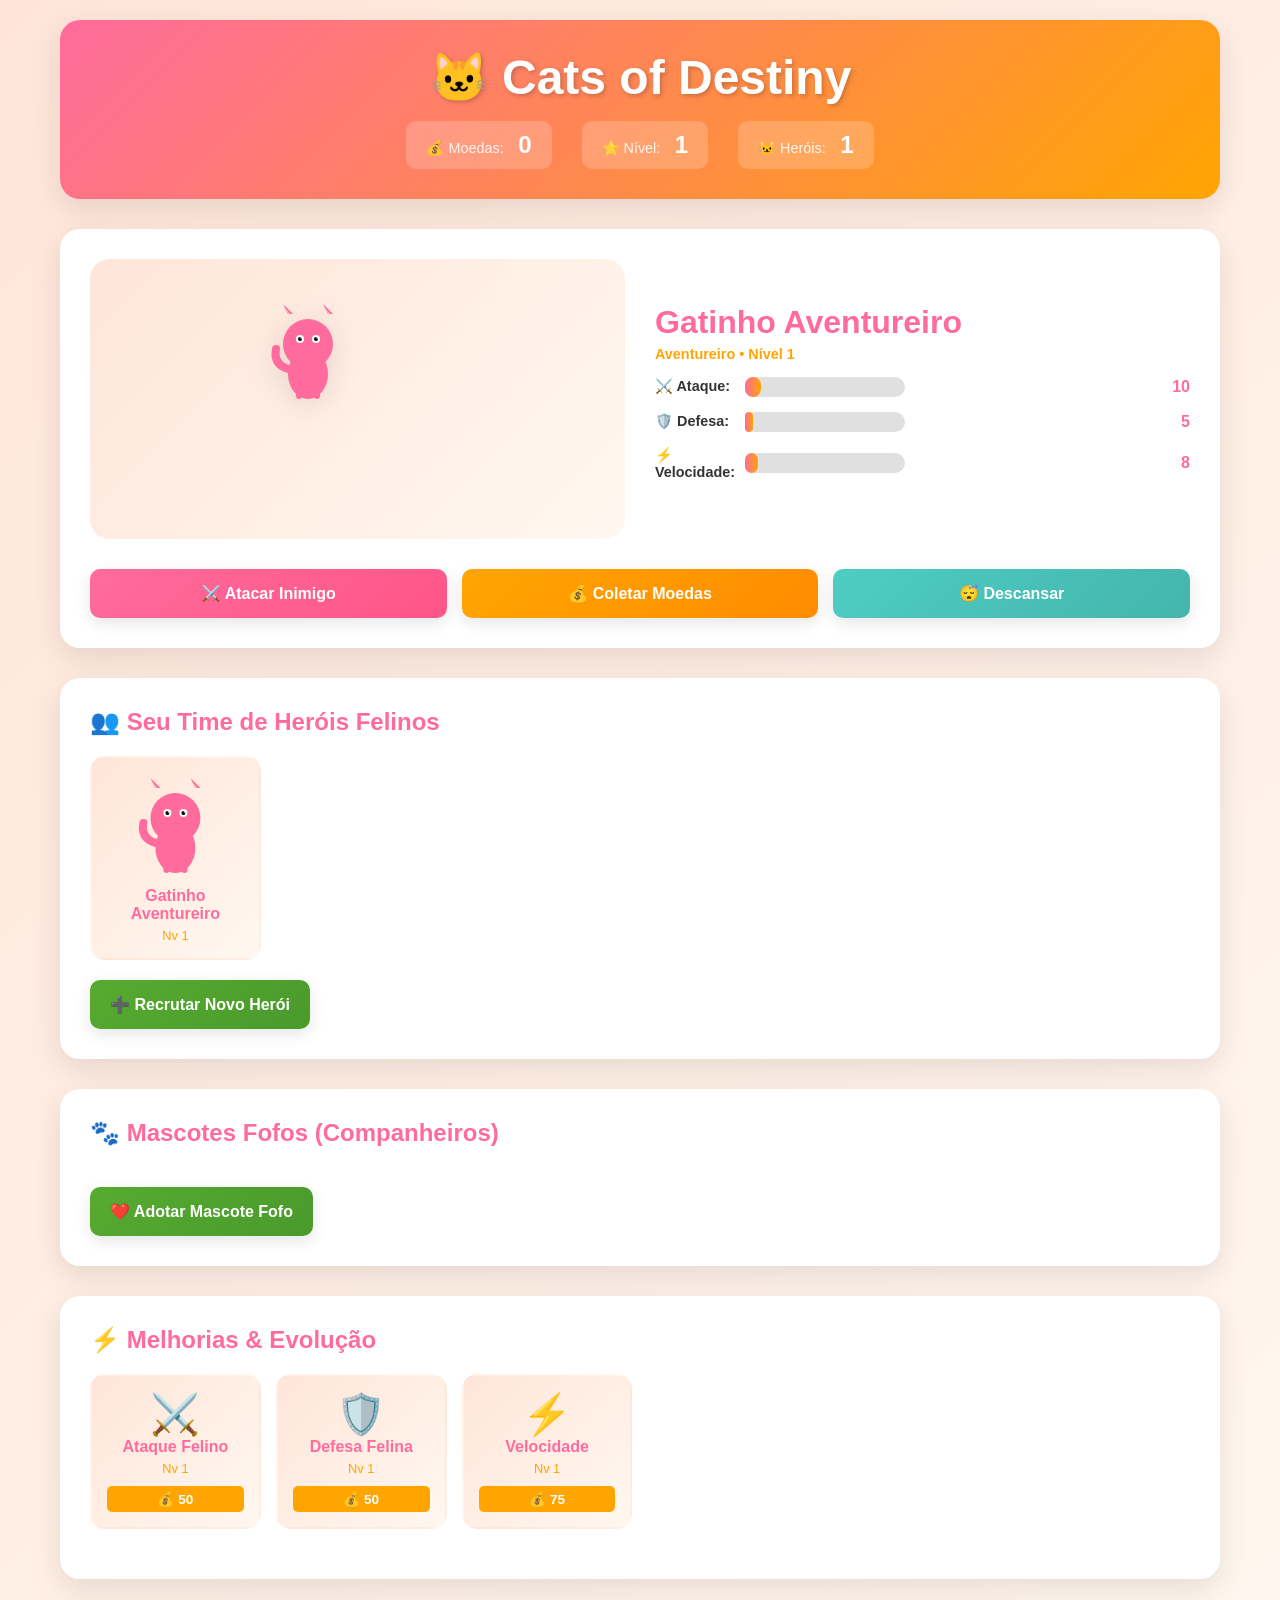
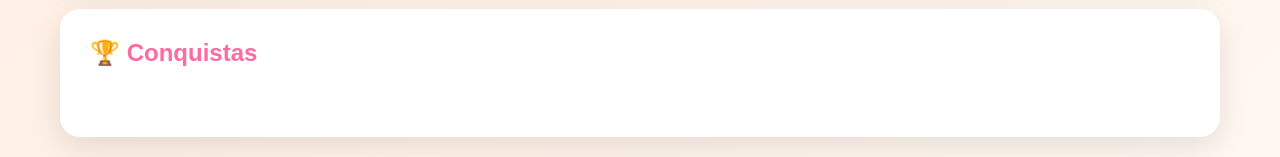
<file: index.html>
<!DOCTYPE html>
<html lang="pt-BR">
<head>
    <meta charset="UTF-8">
    <meta name="viewport" content="width=device-width, initial-scale=1.0">
    <title>🐱 Cats of Destiny - Idle RPG</title>
    <link rel="stylesheet" href="style.css">
</head>
<body>
    <div class="game-container">
        <!-- Header -->
        <header class="header">
            <h1>🐱 Cats of Destiny</h1>
            <div class="header-stats">
                <div class="stat">
                    <span class="label">💰 Moedas:</span>
                    <span class="value" id="coins">0</span>
                </div>
                <div class="stat">
                    <span class="label">⭐ Nível:</span>
                    <span class="value" id="level">1</span>
                </div>
                <div class="stat">
                    <span class="label">🐱 Heróis:</span>
                    <span class="value" id="heroCount">1</span>
                </div>
            </div>
        </header>

        <!-- Main Game Area -->
        <main class="main-game">
            <!-- Hero Section -->
            <section class="hero-section">
                <div class="hero-card">
                    <div class="hero-visual">
                        <svg id="heroSvg" width="200" height="200" viewBox="0 0 200 200">
                            <!-- Hero SVG renderizado dinamicamente -->
                        </svg>
                    </div>
                    <div class="hero-info">
                        <h2 id="heroName">Gatinho Aventureiro</h2>
                        <p id="heroClass" class="hero-class">Aventureiro</p>
                        <div class="stat-bar">
                            <label>⚔️ Ataque:</label>
                            <progress id="attackBar" value="10" max="100"></progress>
                            <span id="attackValue">10</span>
                        </div>
                        <div class="stat-bar">
                            <label>🛡️ Defesa:</label>
                            <progress id="defenseBar" value="5" max="100"></progress>
                            <span id="defenseValue">5</span>
                        </div>
                        <div class="stat-bar">
                            <label>⚡ Velocidade:</label>
                            <progress id="speedBar" value="8" max="100"></progress>
                            <span id="speedValue">8</span>
                        </div>
                    </div>
                </div>

                <!-- Action Buttons -->
                <div class="action-buttons">
                    <button class="btn btn-primary" id="attackBtn">
                        ⚔️ Atacar Inimigo
                    </button>
                    <button class="btn btn-secondary" id="collectBtn">
                        💰 Coletar Moedas
                    </button>
                    <button class="btn btn-info" id="restBtn">
                        😴 Descansar
                    </button>
                </div>
            </section>

            <!-- Team Section -->
            <section class="team-section">
                <h3>👥 Seu Time de Heróis Felinos</h3>
                <div class="team-grid" id="teamGrid">
                    <!-- Heróis renderizados aqui -->
                </div>
                <button class="btn btn-tertiary" id="recruitBtn">
                    ➕ Recrutar Novo Herói
                </button>
            </section>

            <!-- Mascots Section -->
            <section class="mascots-section">
                <h3>🐾 Mascotes Fofos (Companheiros)</h3>
                <div class="mascots-grid" id="mascotsGrid">
                    <!-- Mascotes renderizados aqui -->
                </div>
                <button class="btn btn-tertiary" id="adoptBtn">
                    ❤️ Adotar Mascote Fofo
                </button>
            </section>

            <!-- Upgrades Section -->
            <section class="upgrades-section">
                <h3>⚡ Melhorias & Evolução</h3>
                <div class="upgrades-grid" id="upgradesGrid">
                    <!-- Upgrades renderizados aqui -->
                </div>
            </section>

            <!-- Achievements Section -->
            <section class="achievements-section">
                <h3>🏆 Conquistas</h3>
                <div class="achievements-grid" id="achievementsGrid">
                    <!-- Achievements renderizados aqui -->
                </div>
            </section>
        </main>

        <!-- Modals -->
        <div class="modal" id="recruitModal">
            <div class="modal-content">
                <span class="close" id="closeRecruit">&times;</span>
                <h2>🐱 Recrutar Novo Herói Felino</h2>
                <div class="heroes-list" id="heroesListRecruit">
                    <!-- Lista de heróis renderizada aqui -->
                </div>
            </div>
        </div>

        <div class="modal" id="adoptModal">
            <div class="modal-content">
                <span class="close" id="closeAdopt">&times;</span>
                <h2>🐾 Adotar Mascote Fofo</h2>
                <div class="mascots-list" id="mascotsListAdopt">
                    <!-- Lista de mascotes renderizada aqui -->
                </div>
            </div>
        </div>

        <!-- Notification Area -->
        <div class="notification" id="notification"></div>
        <div class="celebration" id="celebration"></div>
    </div>

    <script src="game.js"></script>
</body>
</html>
</file>
<file: style.css>
* {
    margin: 0;
    padding: 0;
    box-sizing: border-box;
}

:root {
    --primary-color: #FF6B9D;
    --secondary-color: #FFA502;
    --accent-color: #C44569;
    --success-color: #56AB2F;
    --bg-light: #FFF8F0;
    --bg-dark: #FFE5D9;
    --text-dark: #333;
    --border-radius: 20px;
    --shadow: 0 10px 30px rgba(0, 0, 0, 0.1);
}

body {
    font-family: 'Segoe UI', Tahoma, Geneva, Verdana, sans-serif;
    background: linear-gradient(135deg, #FFE5D9 0%, #FFF8F0 100%);
    color: var(--text-dark);
    overflow-x: hidden;
}

.game-container {
    max-width: 1200px;
    margin: 0 auto;
    padding: 20px;
}

/* HEADER */
.header {
    background: linear-gradient(135deg, #FF6B9D 0%, #FFA502 100%);
    color: white;
    padding: 30px 20px;
    border-radius: var(--border-radius);
    box-shadow: var(--shadow);
    margin-bottom: 30px;
    text-align: center;
    animation: slideDown 0.5s ease-out;
}

.header h1 {
    font-size: 3em;
    margin-bottom: 15px;
    text-shadow: 2px 2px 4px rgba(0, 0, 0, 0.2);
    animation: bounce 2s infinite;
}

.header-stats {
    display: flex;
    justify-content: center;
    gap: 30px;
    flex-wrap: wrap;
}

.stat {
    background: rgba(255, 255, 255, 0.2);
    padding: 10px 20px;
    border-radius: 10px;
    backdrop-filter: blur(10px);
}

.stat .label {
    font-size: 0.9em;
    opacity: 0.9;
}

.stat .value {
    font-size: 1.5em;
    font-weight: bold;
    margin-left: 10px;
}

/* MAIN GAME AREA */
.main-game {
    display: grid;
    gap: 30px;
}

/* HERO SECTION */
.hero-section {
    background: white;
    padding: 30px;
    border-radius: var(--border-radius);
    box-shadow: var(--shadow);
    animation: fadeIn 0.5s ease-out;
}

.hero-card {
    display: grid;
    grid-template-columns: 1fr 1fr;
    gap: 30px;
    margin-bottom: 30px;
    align-items: center;
}

.hero-visual {
    display: flex;
    justify-content: center;
    align-items: center;
    background: linear-gradient(135deg, #FFE5D9 0%, #FFF8F0 100%);
    padding: 40px;
    border-radius: var(--border-radius);
    animation: float 3s ease-in-out infinite;
}

#heroSvg {
    max-width: 100%;
    filter: drop-shadow(0 5px 15px rgba(0, 0, 0, 0.1));
}

.hero-info h2 {
    font-size: 2em;
    color: var(--primary-color);
    margin-bottom: 5px;
}

.hero-class {
    color: var(--secondary-color);
    font-size: 0.9em;
    margin-bottom: 15px;
    font-weight: 600;
}

.stat-bar {
    display: grid;
    grid-template-columns: 80px 1fr 50px;
    gap: 10px;
    align-items: center;
    margin-bottom: 15px;
}

.stat-bar label {
    font-weight: 600;
    font-size: 0.9em;
}

.stat-bar progress {
    height: 20px;
    border-radius: 10px;
    border: none;
}

.stat-bar progress::-webkit-progress-bar {
    background-color: #e0e0e0;
    border-radius: 10px;
}

.stat-bar progress::-webkit-progress-value {
    background: linear-gradient(90deg, var(--primary-color), var(--secondary-color));
    border-radius: 10px;
    transition: width 0.3s ease;
}

.stat-bar span {
    text-align: right;
    font-weight: bold;
    color: var(--primary-color);
}

/* ACTION BUTTONS */
.action-buttons {
    display: grid;
    grid-template-columns: repeat(auto-fit, minmax(150px, 1fr));
    gap: 15px;
}

.btn {
    padding: 15px 20px;
    border: none;
    border-radius: 10px;
    font-size: 1em;
    font-weight: 600;
    cursor: pointer;
    transition: all 0.3s ease;
    box-shadow: 0 5px 15px rgba(0, 0, 0, 0.1);
    text-align: center;
}

.btn:hover {
    transform: translateY(-3px);
    box-shadow: 0 8px 20px rgba(0, 0, 0, 0.15);
}

.btn:active {
    transform: translateY(-1px);
}

.btn-primary {
    background: linear-gradient(135deg, #FF6B9D 0%, #FF5588 100%);
    color: white;
}

.btn-secondary {
    background: linear-gradient(135deg, #FFA502 0%, #FF8C00 100%);
    color: white;
}

.btn-tertiary {
    background: linear-gradient(135deg, #56AB2F 0%, #4A9A2C 100%);
    color: white;
}

.btn-info {
    background: linear-gradient(135deg, #4ECDC4 0%, #44B5AC 100%);
    color: white;
}

/* SECTIONS */
.team-section,
.mascots-section,
.upgrades-section,
.achievements-section {
    background: white;
    padding: 30px;
    border-radius: var(--border-radius);
    box-shadow: var(--shadow);
    animation: fadeIn 0.5s ease-out;
}

.team-section h3,
.mascots-section h3,
.upgrades-section h3,
.achievements-section h3 {
    font-size: 1.5em;
    color: var(--primary-color);
    margin-bottom: 20px;
}

/* GRIDS */
.team-grid,
.mascots-grid,
.upgrades-grid,
.achievements-grid {
    display: grid;
    grid-template-columns: repeat(auto-fill, minmax(150px, 1fr));
    gap: 15px;
    margin-bottom: 20px;
}

.team-card,
.mascot-card,
.upgrade-card,
.achievement-card {
    background: linear-gradient(135deg, #FFE5D9 0%, #FFF8F0 100%);
    padding: 15px;
    border-radius: 15px;
    text-align: center;
    cursor: pointer;
    transition: all 0.3s ease;
    border: 2px solid transparent;
    position: relative;
}

.team-card:hover,
.mascot-card:hover,
.upgrade-card:hover,
.achievement-card:hover {
    transform: translateY(-5px);
    border-color: var(--primary-color);
    box-shadow: 0 10px 25px rgba(255, 107, 157, 0.2);
}

.card-svg {
    width: 100%;
    height: 100px;
    margin-bottom: 10px;
}

.card-name {
    font-weight: 600;
    color: var(--primary-color);
    margin-bottom: 5px;
}

.card-level {
    font-size: 0.8em;
    color: var(--secondary-color);
}

.card-cost {
    background: var(--secondary-color);
    color: white;
    padding: 5px 10px;
    border-radius: 5px;
    font-size: 0.85em;
    margin-top: 10px;
    font-weight: 600;
}

/* MODALS */
.modal {
    display: none;
    position: fixed;
    z-index: 1000;
    left: 0;
    top: 0;
    width: 100%;
    height: 100%;
    background-color: rgba(0, 0, 0, 0.4);
    animation: fadeIn 0.3s ease-out;
}

.modal.show {
    display: flex;
    justify-content: center;
    align-items: center;
}

.modal-content {
    background-color: white;
    padding: 30px;
    border-radius: var(--border-radius);
    width: 90%;
    max-width: 600px;
    max-height: 80vh;
    overflow-y: auto;
    box-shadow: 0 15px 50px rgba(0, 0, 0, 0.3);
    position: relative;
}

.modal-content h2 {
    color: var(--primary-color);
    margin-bottom: 20px;
}

.close {
    position: absolute;
    right: 20px;
    top: 20px;
    font-size: 28px;
    font-weight: bold;
    cursor: pointer;
    color: var(--text-dark);
    transition: color 0.3s ease;
}

.close:hover {
    color: var(--primary-color);
}

.heroes-list,
.mascots-list {
    display: grid;
    grid-template-columns: repeat(auto-fill, minmax(140px, 1fr));
    gap: 15px;
}

/* NOTIFICATIONS */
.notification {
    display: none;
    position: fixed;
    bottom: 30px;
    right: 30px;
    background: linear-gradient(135deg, #56AB2F 0%, #4A9A2C 100%);
    color: white;
    padding: 15px 25px;
    border-radius: 50px;
    box-shadow: var(--shadow);
    z-index: 999;
    animation: slideInRight 0.3s ease-out;
}

.notification.show {
    display: block;
}

.notification.error {
    background: linear-gradient(135deg, #FF6B9D 0%, #FF5588 100%);
}

/* CELEBRATION EFFECT */
.celebration {
    display: none;
    position: fixed;
    top: 50%;
    left: 50%;
    transform: translate(-50%, -50%);
    z-index: 1001;
    font-size: 5em;
    animation: celebrate 1s ease-out;
}

.celebration.show {
    display: block;
}

/* ANIMATIONS */
@keyframes slideDown {
    from {
        opacity: 0;
        transform: translateY(-20px);
    }
    to {
        opacity: 1;
        transform: translateY(0);
    }
}

@keyframes fadeIn {
    from {
        opacity: 0;
    }
    to {
        opacity: 1;
    }
}

@keyframes bounce {
    0%, 100% {
        transform: translateY(0);
    }
    50% {
        transform: translateY(-10px);
    }
}

@keyframes float {
    0%, 100% {
        transform: translateY(0px);
    }
    50% {
        transform: translateY(-15px);
    }
}

@keyframes slideInRight {
    from {
        opacity: 0;
        transform: translateX(100px);
    }
    to {
        opacity: 1;
        transform: translateX(0);
    }
}

@keyframes celebrate {
    0% {
        transform: translate(-50%, -50%) scale(0);
        opacity: 1;
    }
    100% {
        transform: translate(-50%, -150%) scale(1);
        opacity: 0;
    }
}

@keyframes pulse {
    0%, 100% {
        transform: scale(1);
    }
    50% {
        transform: scale(1.1);
    }
}

.pulse {
    animation: pulse 0.5s ease-out;
}

/* RESPONSIVE */
@media (max-width: 768px) {
    .header h1 {
        font-size: 2em;
    }

    .header-stats {
        gap: 15px;
    }

    .hero-card {
        grid-template-columns: 1fr;
    }

    .action-buttons {
        grid-template-columns: 1fr;
    }

    .team-grid,
    .mascots-grid,
    .upgrades-grid,
    .achievements-grid {
        grid-template-columns: repeat(auto-fill, minmax(120px, 1fr));
    }

    .modal-content {
        width: 95%;
        padding: 20px;
    }

    .notification {
        bottom: 20px;
        right: 20px;
        left: 20px;
    }
}
</file>
